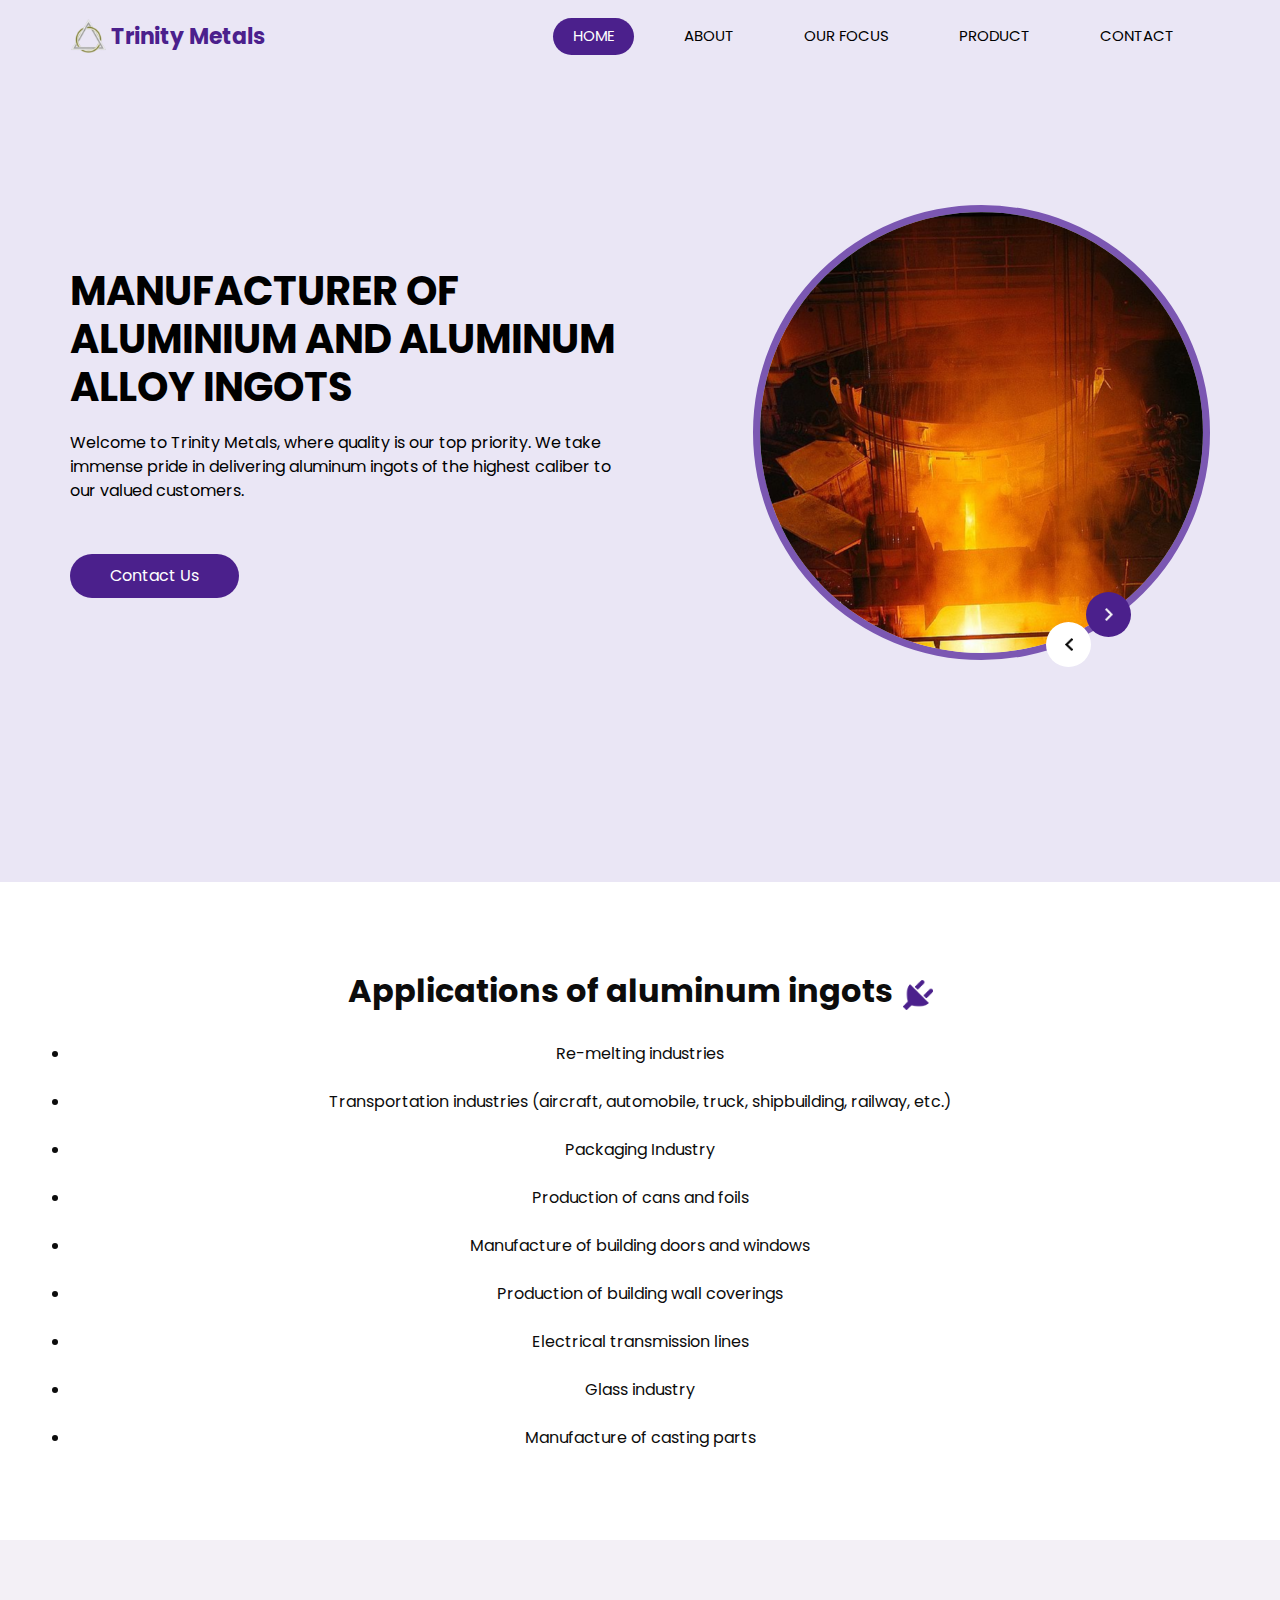
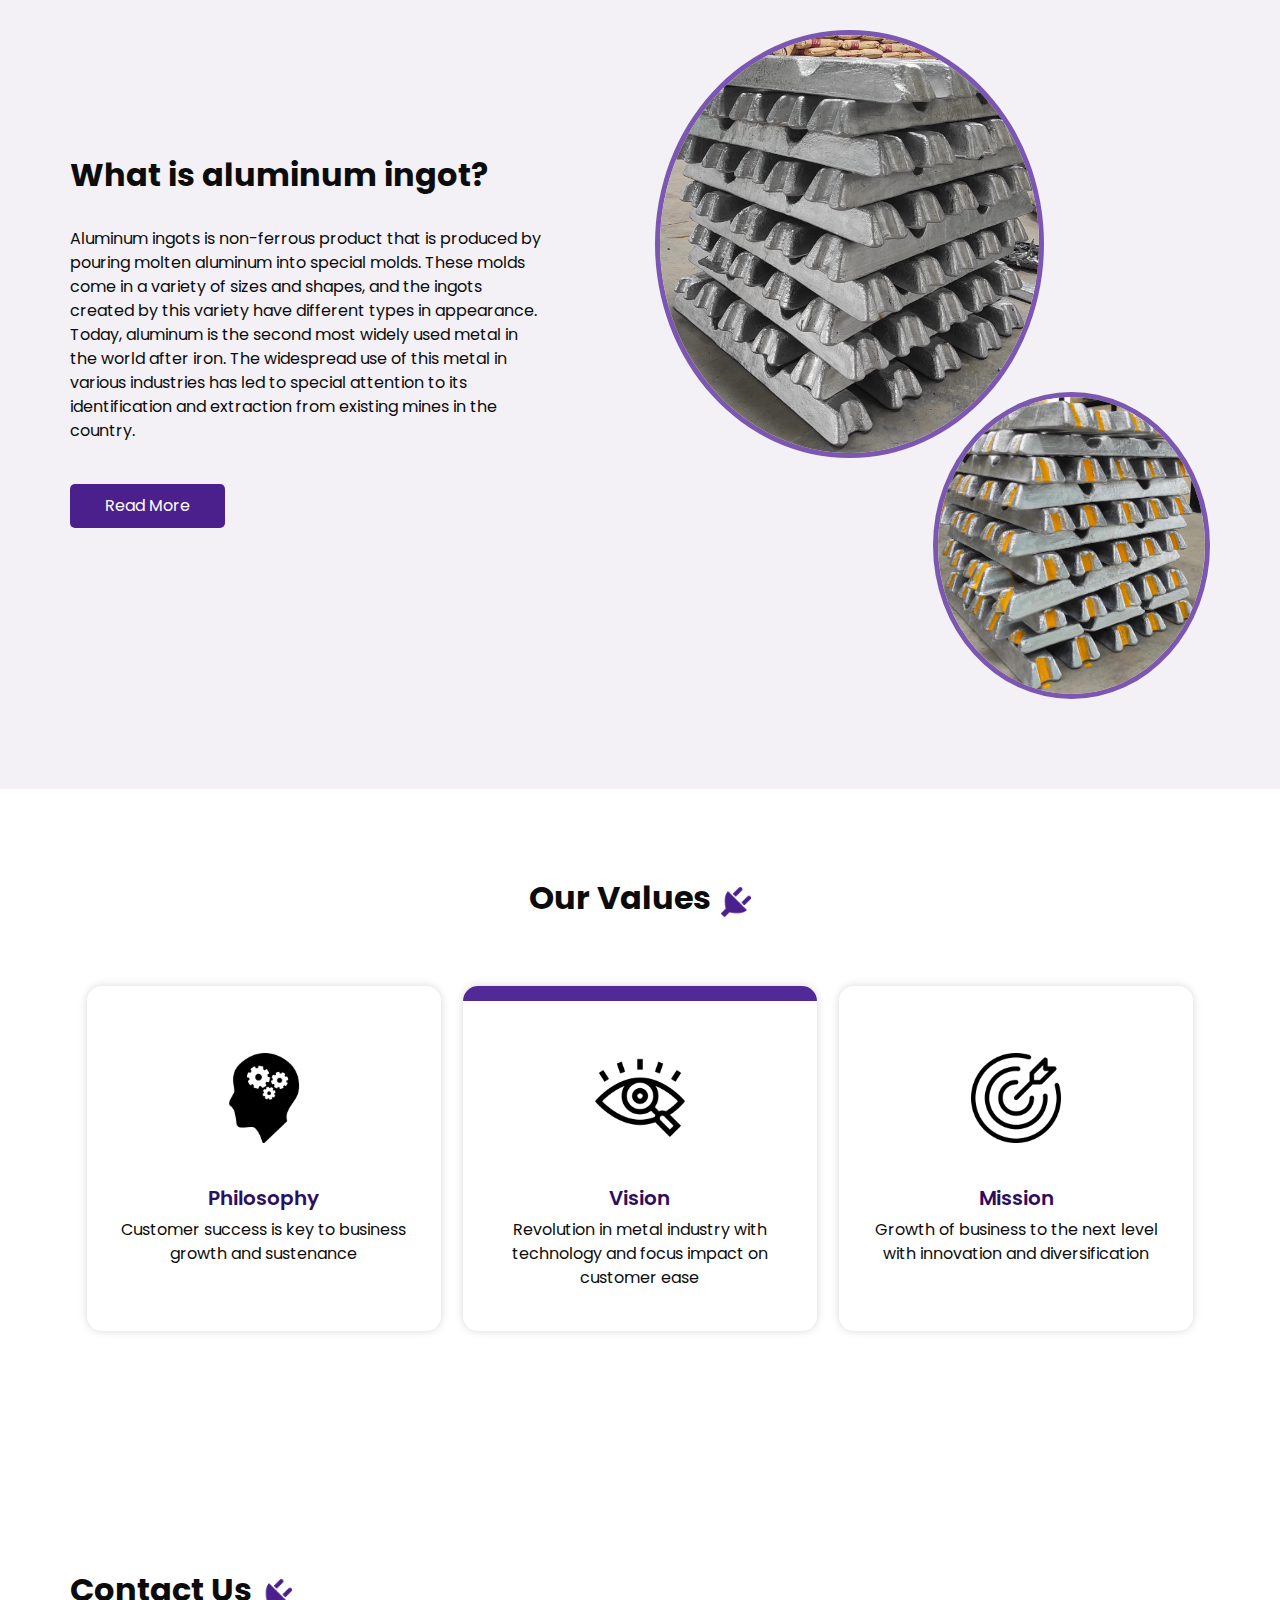
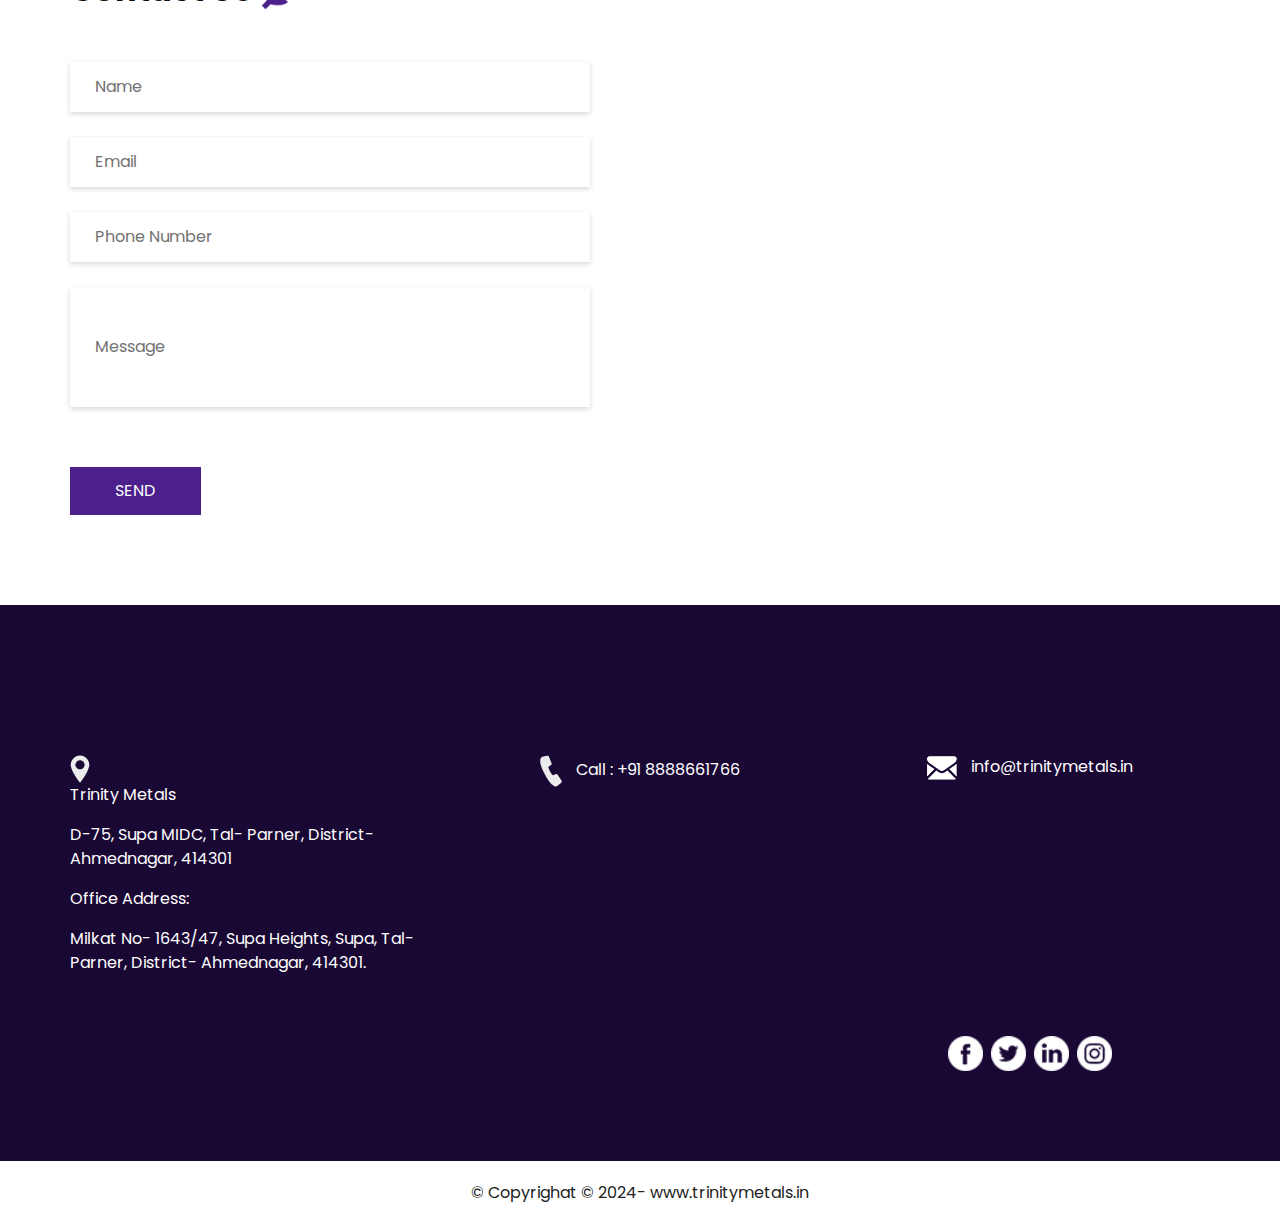
<file: index.html>
<!DOCTYPE html>
<html>

<head>
  <!-- Basic -->
  <meta charset="utf-8" />
  <meta http-equiv="X-UA-Compatible" content="IE=edge" />
  <!-- Mobile Metas -->
  <meta name="viewport" content="width=device-width, initial-scale=1, shrink-to-fit=no" />
  <!-- Site Metas -->
  <meta name="keywords" content="" />
  <meta name="description" content="" />
  <meta name="author" content="" />

  <title>Trinity Metals</title>
  <link rel="icon" type="image/png" href="images/logo.jpg.png">
  <!-- slider stylesheet -->
  <link rel="stylesheet" type="text/css" href="https://cdnjs.cloudflare.com/ajax/libs/OwlCarousel2/2.1.3/assets/owl.carousel.min.css" />

  <!-- bootstrap core css -->
  <link rel="stylesheet" type="text/css" href="css/bootstrap.css" />

  <!-- fonts style -->
  <link href="https://fonts.googleapis.com/css?family=Poppins:400,600,700&display=swap" rel="stylesheet">
  <!-- Custom styles for this template -->
  <link href="css/style.css" rel="stylesheet" />
  <!-- responsive style -->
  <link href="css/responsive.css" rel="stylesheet" />
</head>

<body>

  <div class="hero_area">
    <!-- header section strats -->
    <header class="header_section">
      <div class="container">
        <nav class="navbar navbar-expand-lg custom_nav-container ">
          <a class="navbar-brand" href="index.html">
            <img src="images/logo.jpg.png" alt="">
            <span>
              Trinity Metals
            </span>
          </a>
          <button class="navbar-toggler" type="button" data-toggle="collapse" data-target="#navbarSupportedContent" aria-controls="navbarSupportedContent" aria-expanded="false" aria-label="Toggle navigation">
            <span class="s-1"> </span>
            <span class="s-2"> </span>
            <span class="s-3"> </span>
          </button>

          <div class="collapse navbar-collapse" id="navbarSupportedContent">
            <div class="d-flex ml-auto flex-column flex-lg-row align-items-center">
              <ul class="navbar-nav  ">
                <li class="nav-item active">
                  <a class="nav-link" href="index.html">Home <span class="sr-only">(current)</span></a>
                </li>
                <li class="nav-item">
                  <a class="nav-link" href="about.html"> About</a>
                </li>
                <li class="nav-item">
                  <a class="nav-link" href="service.html"> Our Focus
                  </a>
                </li>
                <li class="nav-item">
                  <a class="nav-link" href="blog.html"> Product </a>
                </li>
                <li class="nav-item">
                  <a class="nav-link" href="contact.html">Contact </a>
                </li>
              </ul>
            </div>
          </div>
        </nav>
      </div>
    </header>
    <!-- end header section -->
    <!-- slider section -->
    <section class=" slider_section ">
      <div class="container">
        <div class="row">
          <div class="col-md-6 ">
            <div class="detail_box">
              <h1>
                manufacturer of aluminium 
                and 
                Aluminum alloy ingots
              </h1>
              <p>
                Welcome to Trinity Metals, where quality is our top priority. We take immense pride in delivering aluminum ingots of the highest caliber to our valued customers.
              </p>
              <a href="" class="">
                Contact Us
            </div>
          </div>
          <div class="col-lg-5 col-md-6 offset-lg-1">
            <div class="img_content">
              <div class="img_container">
                <div id="carouselExampleControls" class="carousel slide" data-ride="carousel">
                  <div class="carousel-inner">
                    <div class="carousel-item active">
                      <div class="img-box">
                        <img src="images/slider-img.jpeg" alt="">
                      </div>
                    </div>
                    <div class="carousel-item">
                      <div class="img-box">
                        <img src="images/slider-img.jpeg" alt="">
                      </div>
                    </div>
                    <div class="carousel-item">
                      <div class="img-box">
                        <img src="images/slider-img.jpeg" alt="">
                      </div>
                    </div>
                  </div>
                </div>
              </div>
              <a class="carousel-control-prev" href="#carouselExampleControls" role="button" data-slide="prev">
                <span class="sr-only">Previous</span>
              </a>
              <a class="carousel-control-next" href="#carouselExampleControls" role="button" data-slide="next">
                <span class="sr-only">Next</span>
              </a>
            </div>

          </div>
        </div>
      </div>
    </section>
    <!-- end slider section -->
  </div>


  <!-- service section -->
  <section class="service_section layout_padding">
    <div class="container">
      <div class="heading_container">
        <h2>
          Applications of aluminum ingots
        </h2>
        
        <img src="images/plug.png" alt="">
        
      </div>

      <div class="paras">
        
        <br>
        <li class="sectionSubTag text-small">Re-melting industries</li>
        <br>
        <li class="sectionSubTag text-small">Transportation industries (aircraft, automobile, truck, shipbuilding, railway, etc.)</li>
        <br>
        <li class="sectionSubTag text-small">Packaging Industry</li>
        <br>
        <li class="sectionSubTag text-small">Production of cans and foils</li>
        <br>
        <li class="sectionSubTag text-small">Manufacture of building doors and windows</li>
        <br>
        <li class="sectionSubTag text-small">Production of building wall coverings</li>
        <br>
        <li class="sectionSubTag text-small">Electrical transmission lines</li>
        <br>
        <li class="sectionSubTag text-small">Glass industry</li>
        <br>
        <li class="sectionSubTag text-small">Manufacture of casting parts</li>
    
    </div>
      
    </div>
  </section>
  <!-- end service section -->

  <!-- about section -->
  <section class="about_section layout_padding">
    <div class="container">
      <div class="row">
        <div class="col-md-6">
          <div class="detail-box">
            <div class="heading_container">
              <h2>
                What is aluminum ingot? 

              </h2>
              
            </div>
            <p>
              Aluminum ingots is non-ferrous product that is produced by pouring molten aluminum into special molds. These molds come in a variety of sizes and shapes, and the ingots created by this variety have different types in appearance. Today, aluminum is the second most widely used metal in the world after iron. The widespread use of this metal in various industries has led to special attention to its identification and extraction from existing mines in the country. 

            </p>
            <a href="">
              Read More
            </a>
          </div>
        </div>
        <div class="col-md-6">
          <div class="img_container">
            <div class="img-box b1">
              <img src="images/blog1.jpeg" alt="" />
            </div>
            <div class="img-box b2">
              <img src="images/blog2.jpeg" alt="" />
            </div>
          </div>

        </div>

      </div>
    </div>
  </section>

  <!-- end about section -->




  <!-- Our value section -->

  <section class="service_section layout_padding">
    <div class="container">
      <div class="heading_container">
        <h2>
          Our Values
        </h2>
        <img src="images/plug.png" alt="">
      </div>

      <div class="service_container">
        <div class="box">
          <div class="img-box">
            <img src="images/Mind-Silhoutte-PNG-Pic.png" class="img1" alt="">
          </div>
          <div class="detail-box">
            <h5>
              Philosophy
            </h5>
           <p>Customer success is key to business growth and sustenance
          </p>
          </div>
        </div>
        <div class="box active">
          <div class="img-box">
            <img src="images/vision values.png" class="img1" alt="">
          </div>
          <div class="detail-box">
            <h5>
              Vision

            </h5>
            <p>Revolution in metal industry with technology and focus impact on customer ease
            </p>
            
          </div>
        </div>
        <div class="box">
          <div class="img-box">
            <img src="images/missionvalues.png" class="img1" alt="">
          </div>
          <div class="detail-box">
            <h5>
              Mission

            </h5>
            <p>Growth of business to the next level with innovation and diversification
            </p>
           
          </div>
        
        
    </div>
  </section>
  <!-- end Our value section -->



  <!-- contact section -->

  <section class="contact_section layout_padding">
    <div class="container ">
      <div class="heading_container">
        <h2>
          Contact Us
        </h2>
        <img src="images/plug.png" alt="">
      </div>
    </div>
    <div class="container">
      <div class="row">
        <div class="col-md-6">
          <form action="">
            <div>
              <input type="text" placeholder="Name" />
            </div>
            <div>
              <input type="email" placeholder="Email" />
            </div>
            <div>
              <input type="text" placeholder="Phone Number" />
            </div>
            <div>
              <input type="text" class="message-box" placeholder="Message" />
            </div>
            <div class="d-flex ">
              <button>
                SEND
              </button>
            </div>
          </form>
        </div>
        <div class="col-md-6">
          <div class="map_container">
            <div class="map-responsive">
              <iframe src="https://www.google.com/maps/embed?pb=!1m18!1m12!1m3!1d3773.5048448786074!2d74.51698097497416!3d18.953298982226155!2m3!1f0!2f0!3f0!3m2!1i1024!2i768!4f13.1!3m3!1m2!1s0x3bdccb745361b27f%3A0xee2ec707bffba62a!2sSupa%20MIDC!5e0!3m2!1sen!2sin!4v1707242524507!5m2!1sen!2sin" width="600" height="300" frameborder="0" style="border:0; width: 100%; height:100%" allowfullscreen></iframe>
            </div>
          </div>
        </div>
      </div>
    </div>
  </section>

  <!-- end contact section -->


  <!-- info section -->

  <section class="info_section layout_padding">
    <div class="container">
      <div class="info_contact">
        <div class="row">
          <div class="col-md-4">
            <a href="">
              <img src="images/location-white.png" alt="">
              <span>
                <p>Trinity Metals</p>
                <p>D-75, Supa MIDC, Tal- Parner, District- Ahmednagar, 414301</p>
                <p>Office Address:</p>
                <p>Milkat No- 1643/47, Supa Heights, Supa, Tal- Parner,  District- Ahmednagar, 414301.</p>
              </span>
            </a>
          </div>
          <div class="col-md-4">
            <a href="">
              <img src="images/telephone-white.png" alt="">
              <span>
                Call : +91 8888661766
              </span>
            </a>
          </div>
          <div class="col-md-4">
            <a href="">
              <img src="images/envelope-white.png" alt="">
              <span>
                info@trinitymetals.in
              </span>
            </a>
          </div>
        </div>
      </div>
      <div class="row">
        <div class="col-md-8 col-lg-9">
          
        </div>
        <div class="col-md-4 col-lg-3">
          <div class="info_social">
            <div>
              <a href="">
                <img src="images/fb.png" alt="">
              </a>
            </div>
            <div>
              <a href="">
                <img src="images/twitter.png" alt="">
              </a>
            </div>
            <div>
              <a href="">
                <img src="images/linkedin.png" alt="">
              </a>
            </div>
            <div>
              <a href="">
                <img src="images/instagram.png" alt="">
              </a>
            </div>
          </div>
        </div>
      </div>

    </div>
  </section>

  <!-- end info section -->

  <!-- footer section -->
  <footer class="container-fluid footer_section">
    <div class="container">
      <div class="row">
        <div class="col-lg-7 col-md-9 mx-auto">
          <p>
            &copy; Copyrighat © 2024- www.trinitymetals.in

            
          </p>
        </div>
      </div>
    </div>
  </footer>
  <!-- footer section -->


  <script src="js/jquery-3.4.1.min.js"></script>
  <script src="js/bootstrap.js"></script>

</body>

</html>
</file>
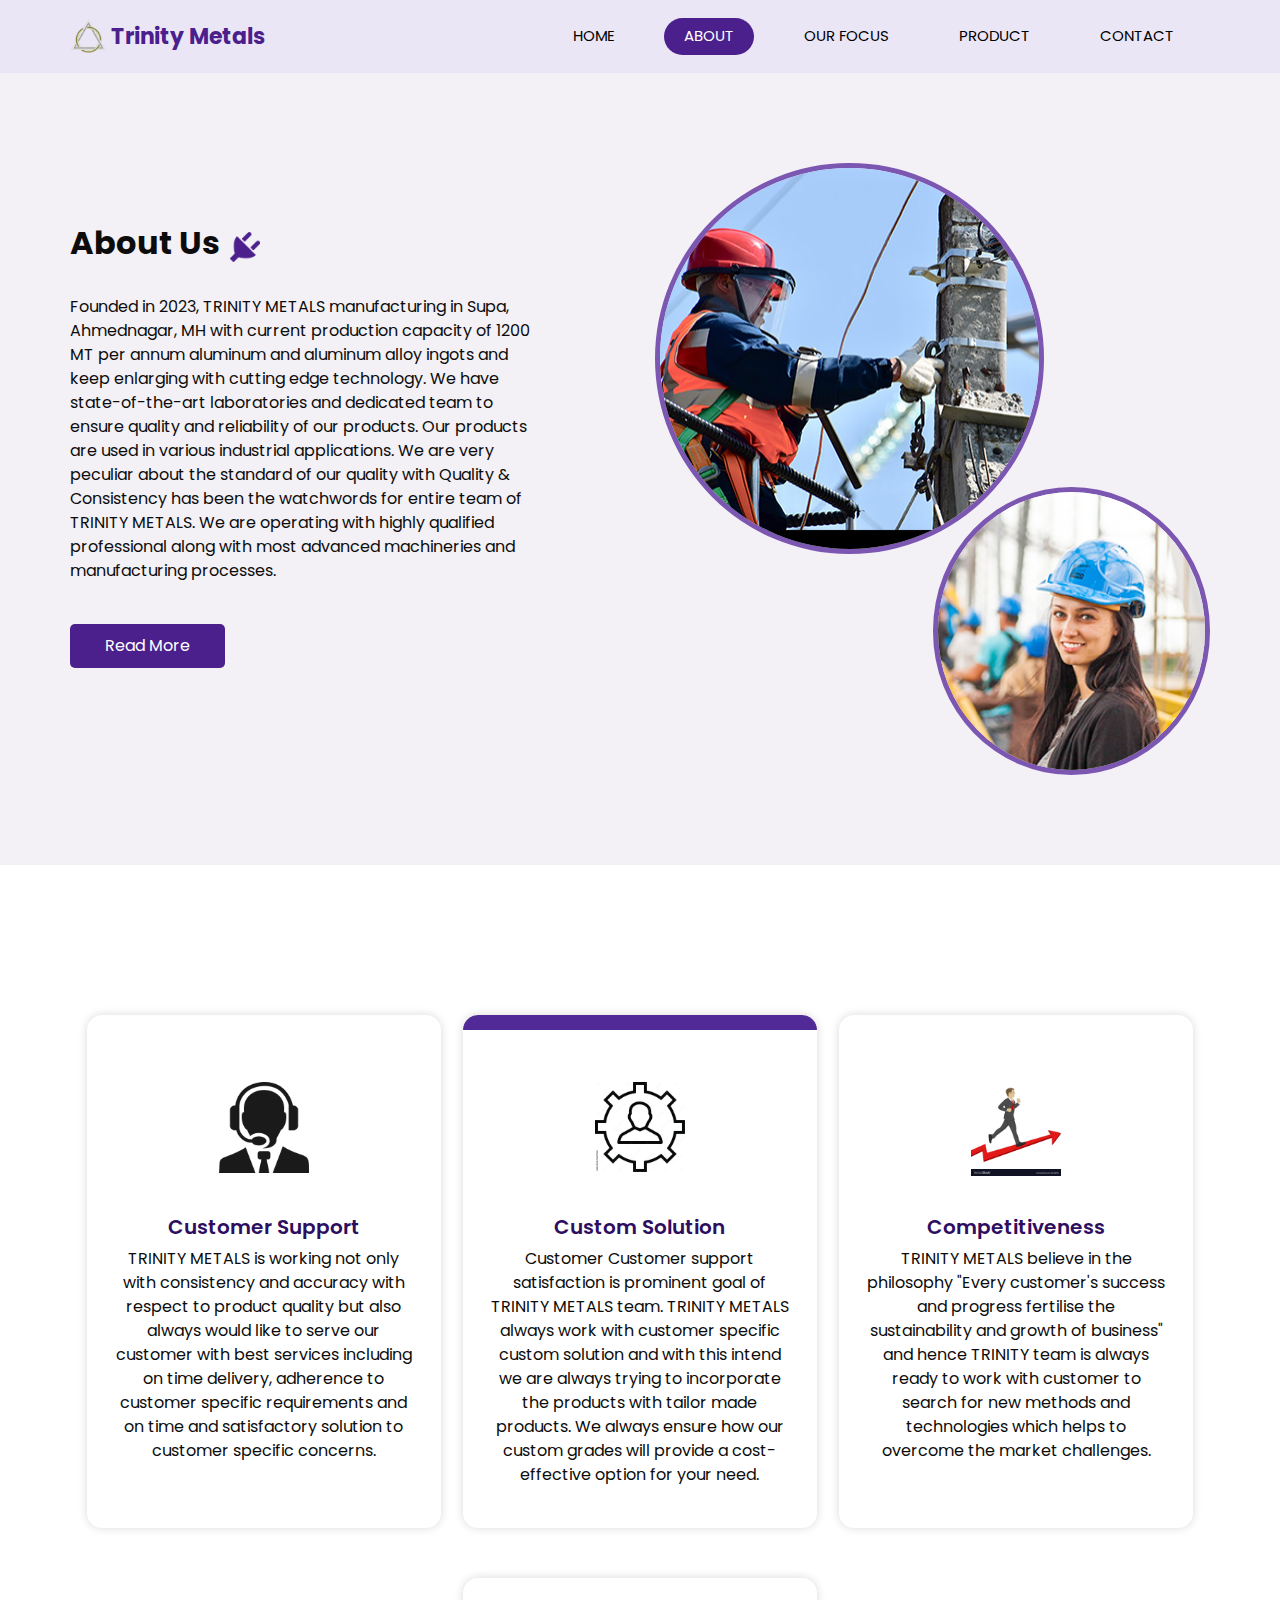
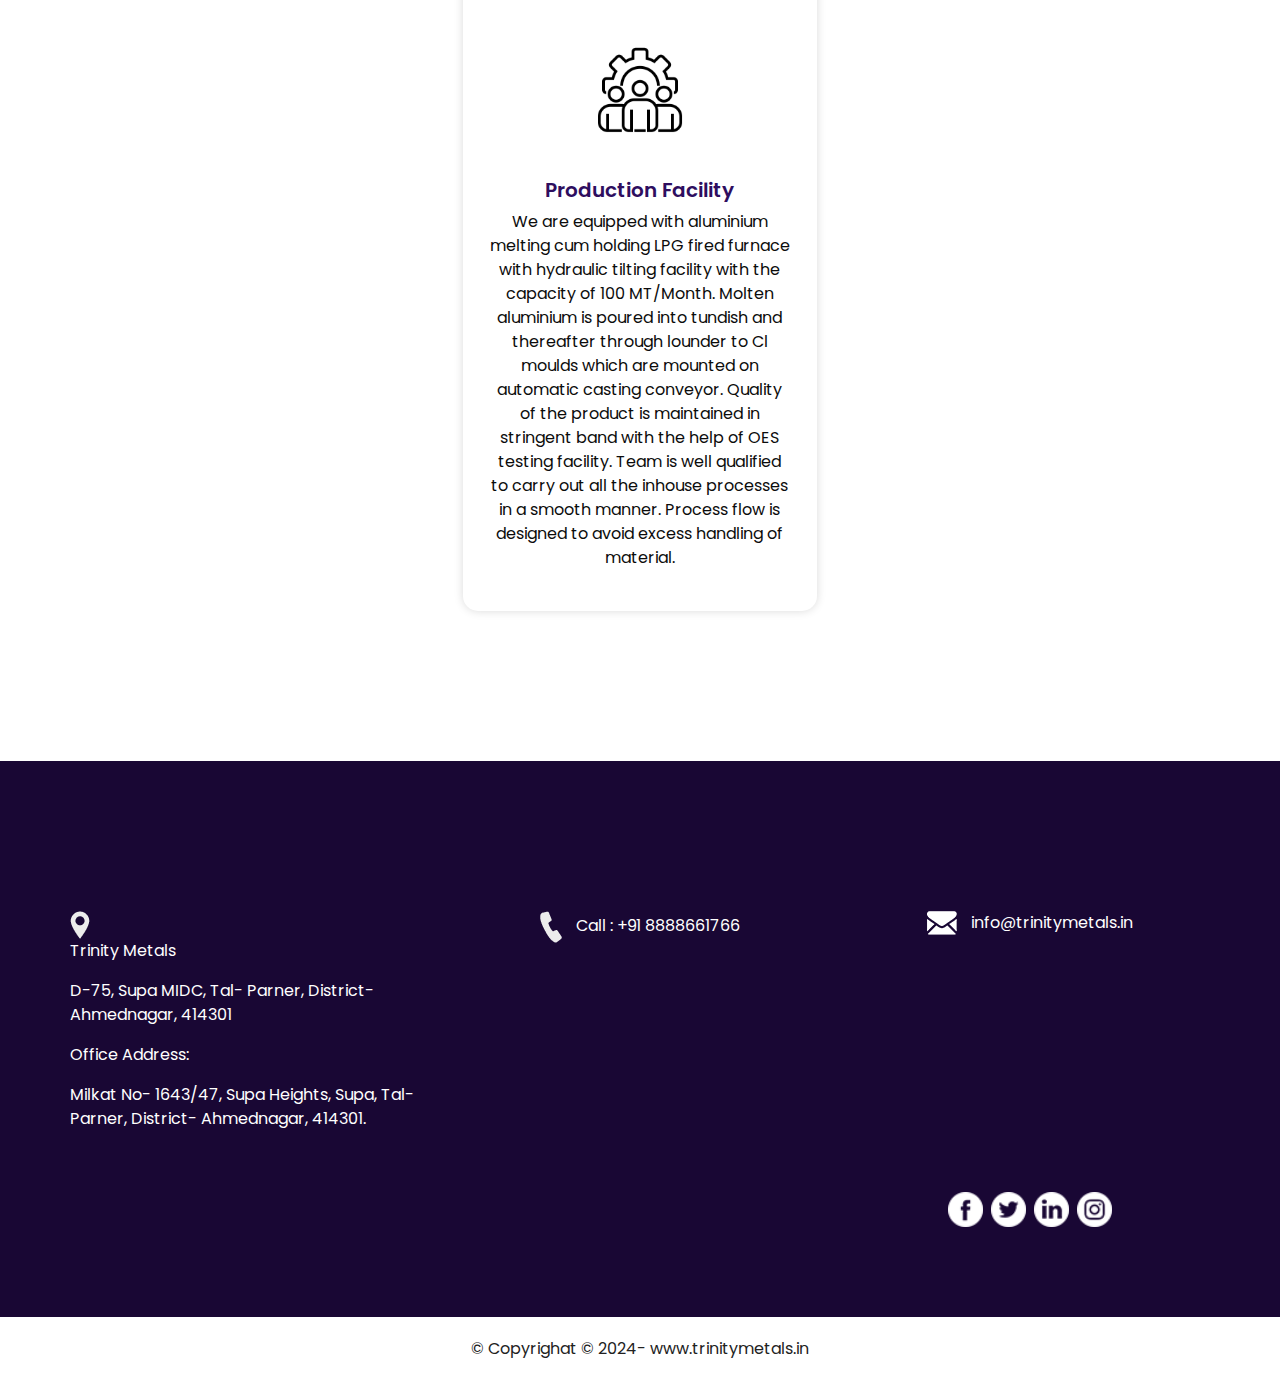
<file: about.html>
<!DOCTYPE html>
<html>

<head>
  <!-- Basic -->
  <meta charset="utf-8" />
  <meta http-equiv="X-UA-Compatible" content="IE=edge" />
  <!-- Mobile Metas -->
  <meta name="viewport" content="width=device-width, initial-scale=1, shrink-to-fit=no" />
  <!-- Site Metas -->
  <meta name="keywords" content="" />
  <meta name="description" content="" />
  <meta name="author" content="" />

  <title>Trinity metals</title>

  <!-- slider stylesheet -->
  <link rel="stylesheet" type="text/css" href="https://cdnjs.cloudflare.com/ajax/libs/OwlCarousel2/2.1.3/assets/owl.carousel.min.css" />

  <!-- bootstrap core css -->
  <link rel="stylesheet" type="text/css" href="css/bootstrap.css" />

  <!-- fonts style -->
  <link href="https://fonts.googleapis.com/css?family=Poppins:400,600,700&display=swap" rel="stylesheet">
  <!-- Custom styles for this template -->
  <link href="css/style.css" rel="stylesheet" />
  <!-- responsive style -->
  <link href="css/responsive.css" rel="stylesheet" />
</head>

<body class="sub_page">

  <div class="hero_area">
    <!-- header section strats -->
    <header class="header_section">
      <div class="container">
        <nav class="navbar navbar-expand-lg custom_nav-container ">
          <a class="navbar-brand" href="index.html">
            <img src="images/logo.jpg.png" alt="">
            <span>
              Trinity Metals
            </span>
          </a>
          <button class="navbar-toggler" type="button" data-toggle="collapse" data-target="#navbarSupportedContent" aria-controls="navbarSupportedContent" aria-expanded="false" aria-label="Toggle navigation">
            <span class="s-1"> </span>
            <span class="s-2"> </span>
            <span class="s-3"> </span>
          </button>

          <div class="collapse navbar-collapse" id="navbarSupportedContent">
            <div class="d-flex ml-auto flex-column flex-lg-row align-items-center">
              <ul class="navbar-nav  ">
                <li class="nav-item ">
                  <a class="nav-link" href="index.html">Home <span class="sr-only">(current)</span></a>
                </li>
                <li class="nav-item active">
                  <a class="nav-link" href="about.html"> About</a>
                </li>
                <li class="nav-item">
                  <a class="nav-link" href="service.html"> Our Focus
                  </a>
                </li>
                <li class="nav-item">
                  <a class="nav-link" href="blog.html"> Product </a>
                </li>
                <li class="nav-item">
                  <a class="nav-link" href="contact.html">Contact </a>
                </li>
              </ul>
            </div>
          </div>
        </nav>
      </div>
    </header>
    <!-- end header section -->
  </div>



  <!-- about section -->
  <section class="about_section layout_padding">
    <div class="container">
      <div class="row">
        <div class="col-md-6">
          <div class="detail-box">
            <div class="heading_container">
              <h2>
                About Us
              </h2>
              <img src="images/plug.png" alt="">
            </div>
            <p>
              Founded in 2023, TRINITY METALS manufacturing in Supa, Ahmednagar, MH with current production capacity of 1200 MT per annum aluminum and aluminum alloy ingots and keep enlarging with cutting edge technology. We have state-of-the-art laboratories and dedicated team to ensure quality and reliability of our products. Our products are used in various industrial applications. We are very peculiar about the standard of our quality with Quality & Consistency has been the watchwords for entire team of TRINITY METALS. We are operating with highly qualified professional along with most advanced machineries and manufacturing processes.
            </p>
            <a href="">
              Read More
            </a>
          </div>
        </div>
        <div class="col-md-6">
          <div class="img_container">
            <div class="img-box b1">
              <img src="images/about-img1.jpg" alt="" />
            </div>
            <div class="img-box b2">
              <img src="images/about-img2.jpg" alt="" />
            </div>
          </div>

        </div>

      </div>
    </div>
  </section>

  <!-- end about section -->
  <section class="service_section layout_padding">
    <div class="container">
      

      <div class="service_container">
        <div class="box">
          <div class="img-box">
            <img src="images/customer-service-icon.png" class="img1" alt="">
          </div>
          <div class="detail-box">
            <h5>
              Customer Support

            </h5>
            <p>TRINITY METALS is working not only with consistency and accuracy with respect to product quality but also always would like to serve our customer with best services including on time delivery, adherence to customer specific requirements and on time and satisfactory solution to customer specific concerns.
            </p>
           
          </div>
        </div>
        <div class="box active">
          <div class="img-box">
            <img src="images/AdobeStock_606779022_Preview.png" class="img1" alt="">
          </div>
          <div class="detail-box">
            <h5>
              Custom Solution

            </h5>
            <p>Customer Customer support satisfaction is prominent goal of TRINITY METALS team. TRINITY METALS always work with customer specific custom solution and with this intend we are always trying to incorporate the products with tailor made products. We always ensure how our custom grades will provide a cost- effective option for your need.
            </p>
            
          </div>
        </div>
        <div class="box">
          <div class="img-box">
            <img src="images/vision.jpg" class="img1" alt="">
          </div>
          <div class="detail-box">
            <h5>
              Competitiveness

            </h5>
           <p>TRINITY METALS believe in the philosophy "Every customer's success and progress fertilise the sustainability and growth of business" and hence TRINITY team is always ready to work with customer to search for new methods and technologies which helps to overcome the market challenges.
          </p>
          </div>
        </div>
        
        <div class="box">
          <div class="img-box">
            <img src="images/management.png" class="img1" alt="">
          </div>
          <div class="detail-box">
            <h5>
              Production Facility

            </h5>
            <p>We are equipped with aluminium melting cum holding LPG fired furnace with hydraulic tilting facility with the capacity of 100 MT/Month. Molten aluminium is poured into tundish and thereafter through lounder to Cl moulds which are mounted on automatic casting conveyor. Quality of the product is maintained in stringent band with the help of OES testing facility. Team is well qualified to carry out all the inhouse processes in a smooth manner. Process flow is designed to avoid excess handling of material.
            </p>
           
          </div>
        </div>
      </div>
      
    </div>
  </section>
  <!-- info section -->

  <section class="info_section layout_padding">
    <div class="container">
      <div class="info_contact">
        <div class="row">
          <div class="col-md-4">
            <a href="">
              <img src="images/location-white.png" alt="">
              <span>
                <p>Trinity Metals</p>
                <p>D-75, Supa MIDC, Tal- Parner, District- Ahmednagar, 414301</p>
                <p>Office Address:</p>
                <p>Milkat No- 1643/47, Supa Heights, Supa, Tal- Parner,  District- Ahmednagar, 414301.</p>
              </span>
            </a>
          </div>
          <div class="col-md-4">
            <a href="">
              <img src="images/telephone-white.png" alt="">
              <span>
                Call : +91 8888661766
              </span>
            </a>
          </div>
          <div class="col-md-4">
            <a href="">
              <img src="images/envelope-white.png" alt="">
              <span>
                info@trinitymetals.in
              </span>
            </a>
          </div>
        </div>
      </div>
      <div class="row">
        <div class="col-md-8 col-lg-9">
          
        </div>
        <div class="col-md-4 col-lg-3">
          <div class="info_social">
            <div>
              <a href="">
                <img src="images/fb.png" alt="">
              </a>
            </div>
            <div>
              <a href="">
                <img src="images/twitter.png" alt="">
              </a>
            </div>
            <div>
              <a href="">
                <img src="images/linkedin.png" alt="">
              </a>
            </div>
            <div>
              <a href="">
                <img src="images/instagram.png" alt="">
              </a>
            </div>
          </div>
        </div>
      </div>

    </div>
  </section>

  <!-- end info section -->

  <!-- footer section -->
  <footer class="container-fluid footer_section">
    <div class="container">
      <div class="row">
        <div class="col-lg-7 col-md-9 mx-auto">
          <p>
            &copy;  Copyrighat © 2024- www.trinitymetals.in
            
          </p>
        </div>
      </div>
    </div>
  </footer>
  <!-- footer section -->


  <script src="js/jquery-3.4.1.min.js"></script>
  <script src="js/bootstrap.js"></script>

</body>

</html>
</file>
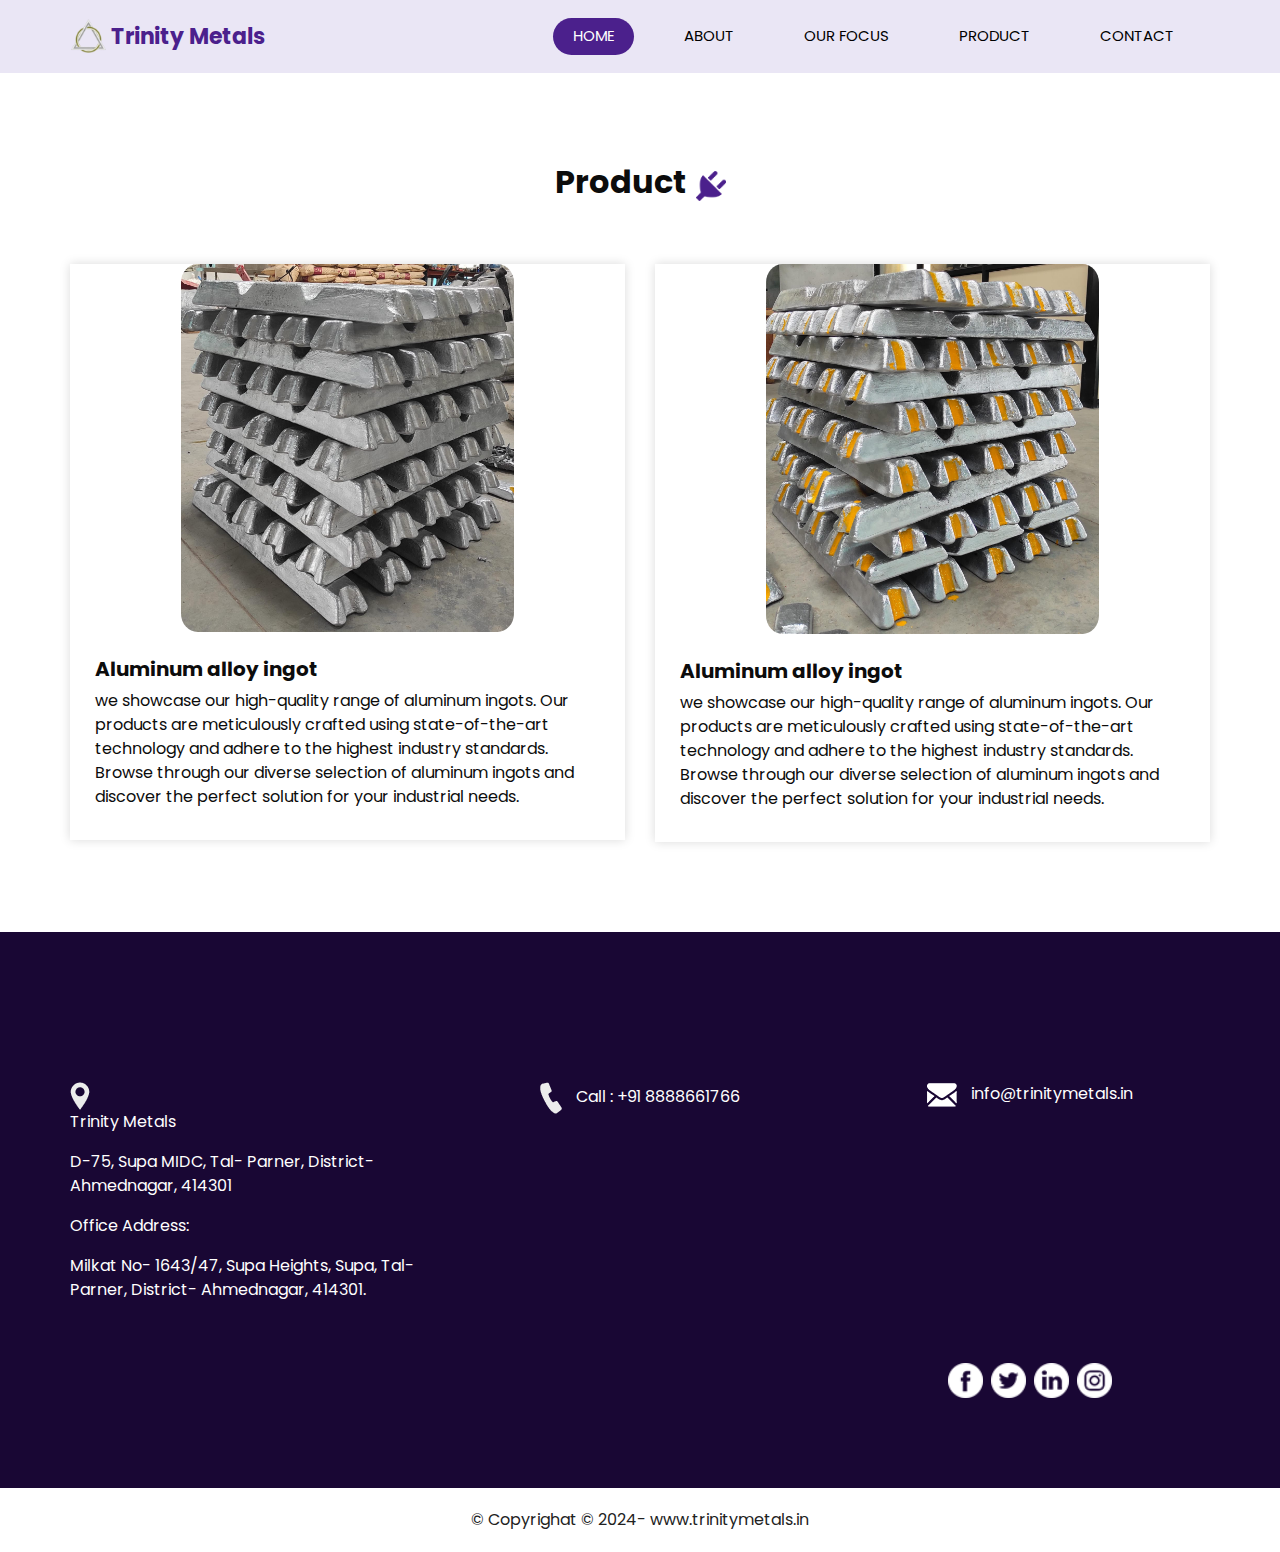
<file: blog.html>
<!DOCTYPE html>
<html>

<head>
  <!-- Basic -->
  <meta charset="utf-8" />
  <meta http-equiv="X-UA-Compatible" content="IE=edge" />
  <!-- Mobile Metas -->
  <meta name="viewport" content="width=device-width, initial-scale=1, shrink-to-fit=no" />
  <!-- Site Metas -->
  <meta name="keywords" content="" />
  <meta name="description" content="" />
  <meta name="author" content="" />

  <title>Trinity Metals</title>

  <!-- slider stylesheet -->
  <link rel="stylesheet" type="text/css" href="https://cdnjs.cloudflare.com/ajax/libs/OwlCarousel2/2.1.3/assets/owl.carousel.min.css" />

  <!-- bootstrap core css -->
  <link rel="stylesheet" type="text/css" href="css/bootstrap.css" />

  <!-- fonts style -->
  <link href="https://fonts.googleapis.com/css?family=Poppins:400,600,700&display=swap" rel="stylesheet">
  <!-- Custom styles for this template -->
  <link href="css/style.css" rel="stylesheet" />
  <!-- responsive style -->
  <link href="css/responsive.css" rel="stylesheet" />
</head>

<body class="sub_page">

  <div class="hero_area">
    <!-- header section strats -->
    <header class="header_section">
      <div class="container">
        <nav class="navbar navbar-expand-lg custom_nav-container ">
          <a class="navbar-brand" href="index.html">
            <img src="images/logo.jpg.png" alt="">
            <span>
              Trinity Metals
            </span>
          </a>
          <button class="navbar-toggler" type="button" data-toggle="collapse" data-target="#navbarSupportedContent" aria-controls="navbarSupportedContent" aria-expanded="false" aria-label="Toggle navigation">
            <span class="s-1"> </span>
            <span class="s-2"> </span>
            <span class="s-3"> </span>
          </button>

          <div class="collapse navbar-collapse" id="navbarSupportedContent">
            <div class="d-flex ml-auto flex-column flex-lg-row align-items-center">
              <ul class="navbar-nav  ">
                <li class="nav-item active">
                  <a class="nav-link" href="index.html">Home <span class="sr-only">(current)</span></a>
                </li>
                <li class="nav-item">
                  <a class="nav-link" href="about.html"> About</a>
                </li>
                <li class="nav-item">
                  <a class="nav-link" href="service.html"> Our Focus </a>
                </li>
                <li class="nav-item">
                  <a class="nav-link" href="blog.html"> Product </a>
                </li>
                <li class="nav-item">
                  <a class="nav-link" href="contact.html">Contact </a>
                </li>
              </ul>
            </div>
          </div>
        </nav>
      </div>
    </header>
    <!-- end header section -->
  </div>




  <!-- blog section -->

  <section class="blog_section layout_padding">
    <div class="container">
      <div class="heading_container">
        <h2>
          Product
        </h2>
        <img src="images/plug.png" alt="">
      </div>
      <div class="row">
        <div class="col-md-6">
          <div class="box">
            <div class="img-box">
              <img src="images/blog1.jpeg" alt="">
            </div>
            <div class="detail-box">
              <h5>
                Aluminum alloy ingot 

              </h5>
              <p>
                we showcase our high-quality range of aluminum ingots. Our products are meticulously crafted using state-of-the-art technology and adhere to the highest industry standards. Browse through our diverse selection of aluminum ingots and discover the perfect solution for your industrial needs. 

              </p>
            </div>
          </div>
        </div>
        <div class="col-md-6">
          <div class="box">
            <div class="img-box">
              <img src="images/blog2.jpeg" alt="">
            </div>
            <div class="detail-box">
              <h5>
                Aluminum alloy ingot 

              </h5>
              <p>
                we showcase our high-quality range of aluminum ingots. Our products are meticulously crafted using state-of-the-art technology and adhere to the highest industry standards. Browse through our diverse selection of aluminum ingots and discover the perfect solution for your industrial needs. 

              </p>
            </div>
          </div>
        </div>
      </div>
    </div>
  </section>
  <!-- end blog section -->






  <!-- info section -->

  <section class="info_section layout_padding">
    <div class="container">
      <div class="info_contact">
        <div class="row">
          <div class="col-md-4">
            <a href="">
              <img src="images/location-white.png" alt="">
              <span>
                <p>Trinity Metals</p>
                <p>D-75, Supa MIDC, Tal- Parner, District- Ahmednagar, 414301</p>
                <p>Office Address:</p>
                <p>Milkat No- 1643/47, Supa Heights, Supa, Tal- Parner,  District- Ahmednagar, 414301.</p>
              </span>
            </a>
          </div>
          <div class="col-md-4">
            <a href="">
              <img src="images/telephone-white.png" alt="">
              <span>
                Call : +91 8888661766
              </span>
            </a>
          </div>
          <div class="col-md-4">
            <a href="">
              <img src="images/envelope-white.png" alt="">
              <span>
                info@trinitymetals.in
              </span>
            </a>
          </div>
        </div>
      </div>
      <div class="row">
        <div class="col-md-8 col-lg-9">
          
        </div>
        <div class="col-md-4 col-lg-3">
          <div class="info_social">
            <div>
              <a href="">
                <img src="images/fb.png" alt="">
              </a>
            </div>
            <div>
              <a href="">
                <img src="images/twitter.png" alt="">
              </a>
            </div>
            <div>
              <a href="">
                <img src="images/linkedin.png" alt="">
              </a>
            </div>
            <div>
              <a href="">
                <img src="images/instagram.png" alt="">
              </a>
            </div>
          </div>
        </div>
      </div>

    </div>
  </section>

  <!-- end info section -->


  <!-- footer section -->
  <footer class="container-fluid footer_section">
    <div class="container">
      <div class="row">
        <div class="col-lg-7 col-md-9 mx-auto">
          <p>
            &copy; Copyrighat © 2024- www.trinitymetals.in
            
          </p>
        </div>
      </div>
    </div>
  </footer>
  <!-- footer section -->


  <script src="js/jquery-3.4.1.min.js"></script>
  <script src="js/bootstrap.js"></script>

</body>

</html>
</file>
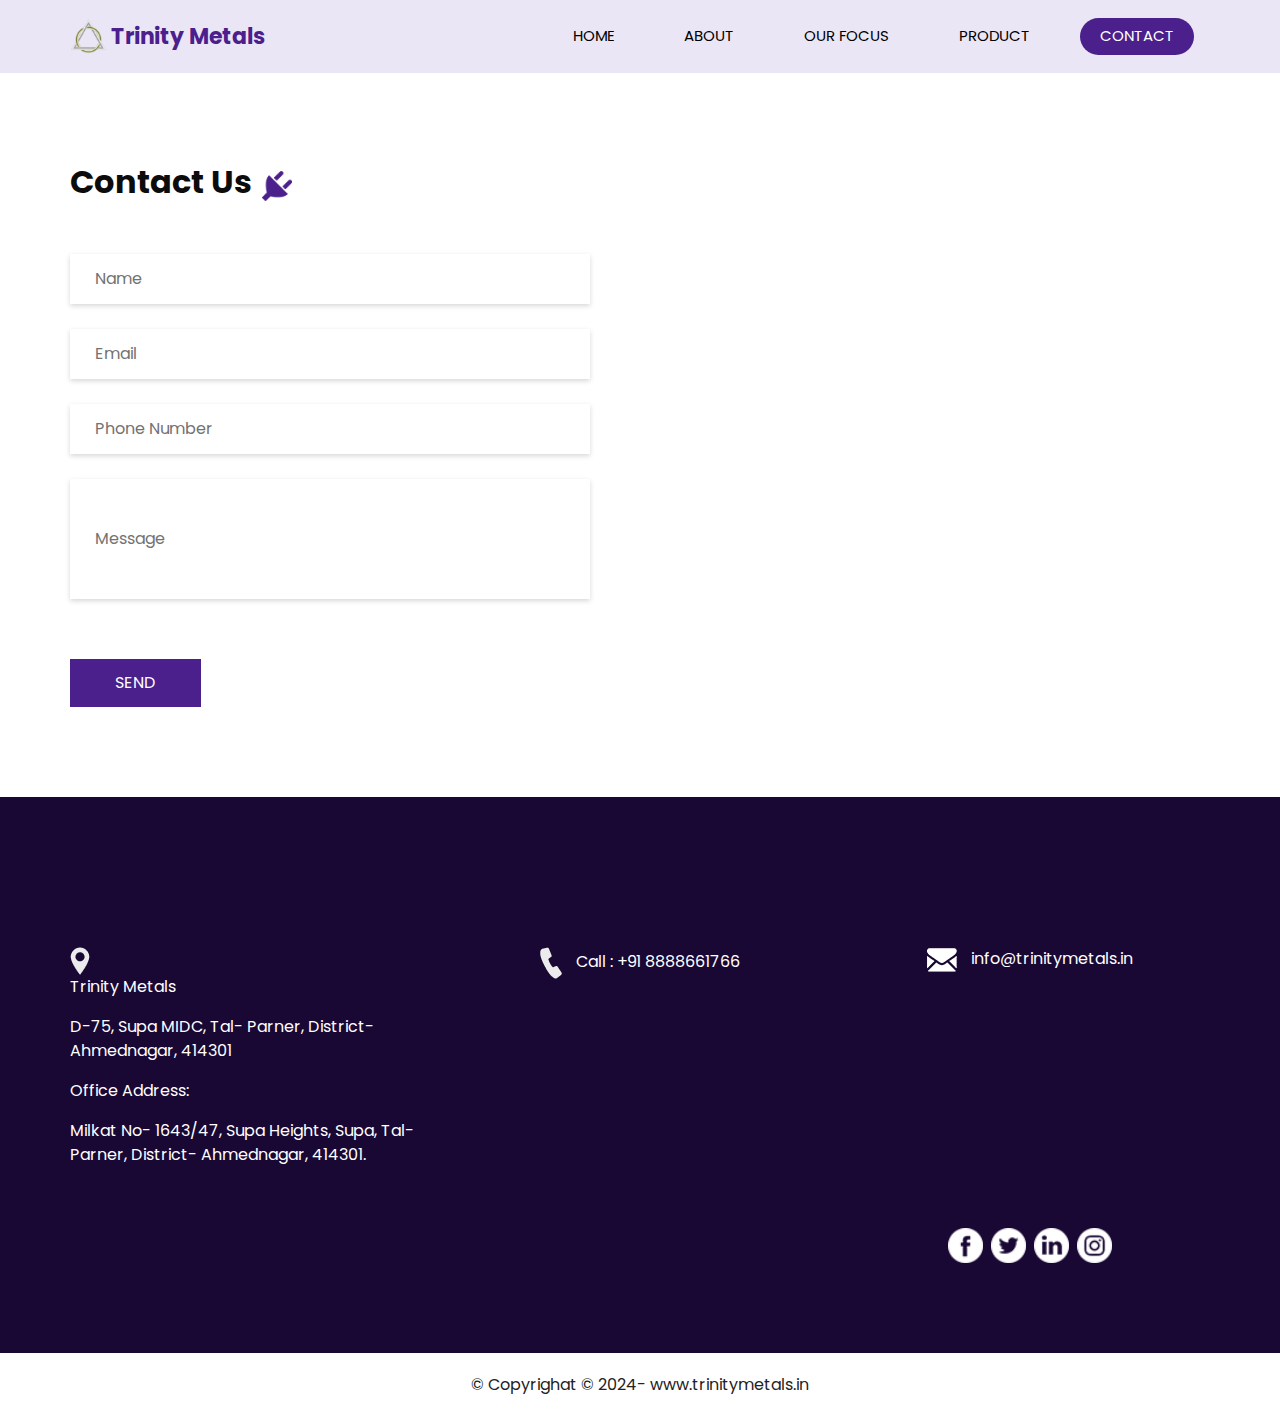
<file: contact.html>
<!DOCTYPE html>
<html>

<head>
  <!-- Basic -->
  <meta charset="utf-8" />
  <meta http-equiv="X-UA-Compatible" content="IE=edge" />
  <!-- Mobile Metas -->
  <meta name="viewport" content="width=device-width, initial-scale=1, shrink-to-fit=no" />
  <!-- Site Metas -->
  <meta name="keywords" content="" />
  <meta name="description" content="" />
  <meta name="author" content="" />

  <title>Trinity Metals</title>

  <!-- slider stylesheet -->
  <link rel="stylesheet" type="text/css" href="https://cdnjs.cloudflare.com/ajax/libs/OwlCarousel2/2.1.3/assets/owl.carousel.min.css" />

  <!-- bootstrap core css -->
  <link rel="stylesheet" type="text/css" href="css/bootstrap.css" />

  <!-- fonts style -->
  <link href="https://fonts.googleapis.com/css?family=Poppins:400,600,700&display=swap" rel="stylesheet">
  <!-- Custom styles for this template -->
  <link href="css/style.css" rel="stylesheet" />
  <!-- responsive style -->
  <link href="css/responsive.css" rel="stylesheet" />
</head>

<body class="sub_page">

  <div class="hero_area">
    <!-- header section strats -->
    <header class="header_section">
      <div class="container">
        <nav class="navbar navbar-expand-lg custom_nav-container ">
          <a class="navbar-brand" href="index.html">
            <img src="images/logo.jpg.png" alt="">
            <span>
              Trinity Metals
            </span>
          </a>
          <button class="navbar-toggler" type="button" data-toggle="collapse" data-target="#navbarSupportedContent" aria-controls="navbarSupportedContent" aria-expanded="false" aria-label="Toggle navigation">
            <span class="s-1"> </span>
            <span class="s-2"> </span>
            <span class="s-3"> </span>
          </button>

          <div class="collapse navbar-collapse" id="navbarSupportedContent">
            <div class="d-flex ml-auto flex-column flex-lg-row align-items-center">
              <ul class="navbar-nav  ">
                <li class="nav-item ">
                  <a class="nav-link" href="index.html">Home <span class="sr-only">(current)</span></a>
                </li>
                <li class="nav-item">
                  <a class="nav-link" href="about.html"> About</a>
                </li>
                <li class="nav-item">
                  <a class="nav-link" href="service.html"> Our Focus
                  </a>
                </li>
                <li class="nav-item">
                  <a class="nav-link" href="blog.html"> Product </a>
                </li>
                <li class="nav-item active">
                  <a class="nav-link" href="contact.html">Contact </a>
                </li>
              </ul>
            </div>
          </div>
        </nav>
      </div>
    </header>
    <!-- end header section -->
  </div>


  <!-- contact section -->

  <section class="contact_section layout_padding">
    <div class="container ">
      <div class="heading_container">
        <h2>
          Contact Us
        </h2>
        <img src="images/plug.png" alt="">
      </div>
    </div>
    <div class="container">
      <div class="row">
        <div class="col-md-6">
          <form action="">
            <div>
              <input type="text" placeholder="Name" />
            </div>
            <div>
              <input type="email" placeholder="Email" />
            </div>
            <div>
              <input type="text" placeholder="Phone Number" />
            </div>
            <div>
              <input type="text" class="message-box" placeholder="Message" />
            </div>
            <div class="d-flex ">
              <button>
                SEND
              </button>
            </div>
          </form>
        </div>
        <div class="col-md-6">
          <div class="map_container">
            <div class="map-responsive">
              <iframe src="https://www.google.com/maps/embed?pb=!1m18!1m12!1m3!1d3773.5048448786074!2d74.51698097497416!3d18.953298982226155!2m3!1f0!2f0!3f0!3m2!1i1024!2i768!4f13.1!3m3!1m2!1s0x3bdccb745361b27f%3A0xee2ec707bffba62a!2sSupa%20MIDC!5e0!3m2!1sen!2sin!4v1707242524507!5m2!1sen!2sin" width="600" height="300" frameborder="0" style="border:0; width: 100%; height:100%" allowfullscreen></iframe>
            </div>
          </div>
        </div> 
      </div>
    </div>
  </section>

  <!-- end contact section -->


  <!-- info section -->

  <section class="info_section layout_padding">
    <div class="container">
      <div class="info_contact">
        <div class="row">
          <div class="col-md-4">
            <a href="">
              <img src="images/location-white.png" alt="">
              <span>
                <p>Trinity Metals</p>
                <p>D-75, Supa MIDC, Tal- Parner, District- Ahmednagar, 414301</p>
                <p>Office Address:</p>
                <p>Milkat No- 1643/47, Supa Heights, Supa, Tal- Parner,  District- Ahmednagar, 414301.</p>
              </span>
            </a>
          </div>
          <div class="col-md-4">
            <a href="">
              <img src="images/telephone-white.png" alt="">
              <span>
                Call : +91 8888661766
              </span>
            </a>
          </div>
          <div class="col-md-4">
            <a href="">
              <img src="images/envelope-white.png" alt="">
              <span>
                info@trinitymetals.in
              </span>
            </a>
          </div>
        </div>
      </div>
      <div class="row">
        <div class="col-md-8 col-lg-9">
          
        </div>
        <div class="col-md-4 col-lg-3">
          <div class="info_social">
            <div>
              <a href="">
                <img src="images/fb.png" alt="">
              </a>
            </div>
            <div>
              <a href="">
                <img src="images/twitter.png" alt="">
              </a>
            </div>
            <div>
              <a href="">
                <img src="images/linkedin.png" alt="">
              </a>
            </div>
            <div>
              <a href="">
                <img src="images/instagram.png" alt="">
              </a>
            </div>
          </div>
        </div>
      </div>

    </div>
  </section>

  <!-- end info section -->

  <!-- footer section -->
  <footer class="container-fluid footer_section">
    <div class="container">
      <div class="row">
        <div class="col-lg-7 col-md-9 mx-auto">
          <p>
            &copy; Copyrighat © 2024- www.trinitymetals.in
            
          </p>
        </div>
      </div>
    </div>
  </footer>
  <!-- footer section -->


  <script src="js/jquery-3.4.1.min.js"></script>
  <script src="js/bootstrap.js"></script>

</body>

</html>
</file>
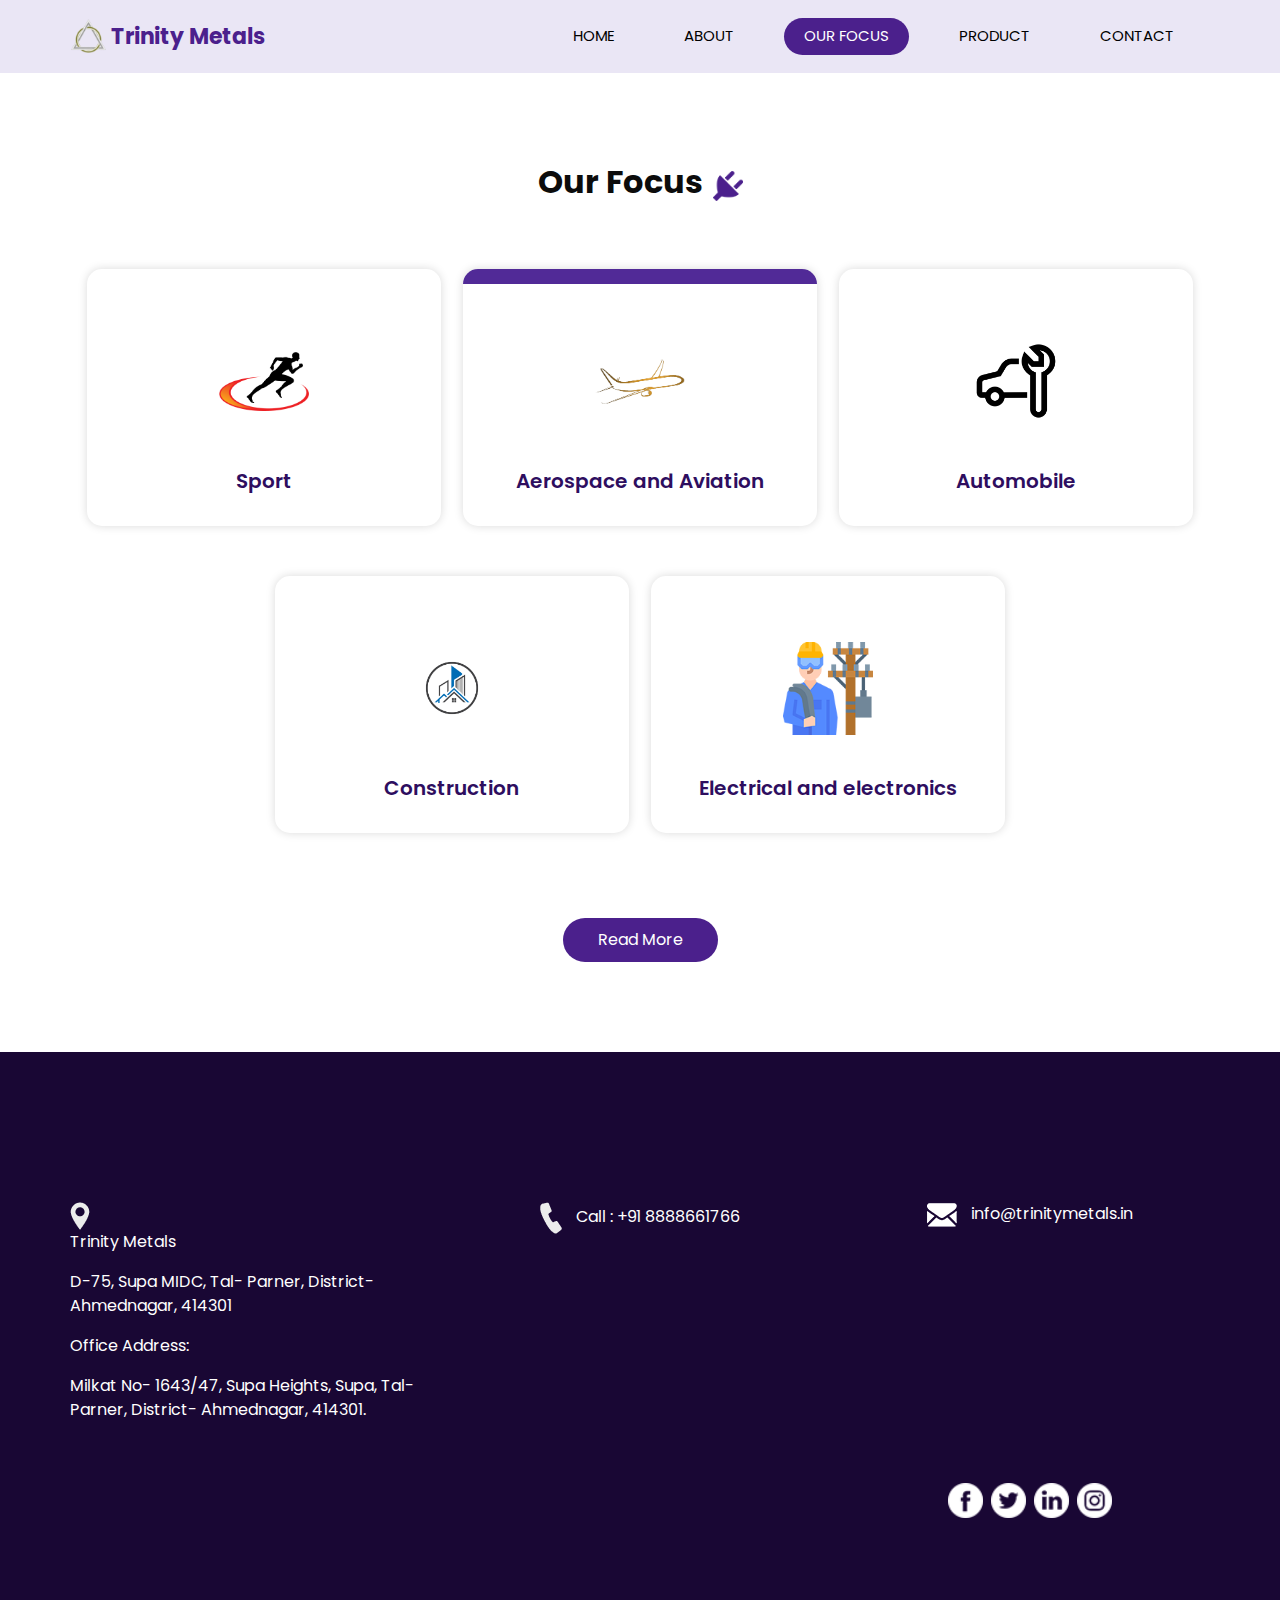
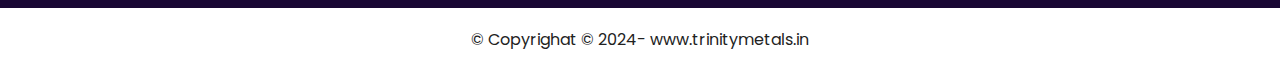
<file: service.html>
<!DOCTYPE html>
<html>

<head>
  <!-- Basic -->
  <meta charset="utf-8" />
  <meta http-equiv="X-UA-Compatible" content="IE=edge" />
  <!-- Mobile Metas -->
  <meta name="viewport" content="width=device-width, initial-scale=1, shrink-to-fit=no" />
  <!-- Site Metas -->
  <meta name="keywords" content="" />
  <meta name="description" content="" />
  <meta name="author" content="" />

  <title>Trinity Metals</title>

  <!-- slider stylesheet -->
  <link rel="stylesheet" type="text/css" href="https://cdnjs.cloudflare.com/ajax/libs/OwlCarousel2/2.1.3/assets/owl.carousel.min.css" />

  <!-- bootstrap core css -->
  <link rel="stylesheet" type="text/css" href="css/bootstrap.css" />

  <!-- fonts style -->
  <link href="https://fonts.googleapis.com/css?family=Poppins:400,600,700&display=swap" rel="stylesheet">
  <!-- Custom styles for this template -->
  <link href="css/style.css" rel="stylesheet" />
  <!-- responsive style -->
  <link href="css/responsive.css" rel="stylesheet" />
</head>

<body class="sub_page">

  <div class="hero_area">
    <!-- header section strats -->
    <header class="header_section">
      <div class="container">
        <nav class="navbar navbar-expand-lg custom_nav-container ">
          <a class="navbar-brand" href="index.html">
            <img src="images/logo.jpg.png" alt="">
            <span>
              Trinity Metals
            </span>
          </a>
          <button class="navbar-toggler" type="button" data-toggle="collapse" data-target="#navbarSupportedContent" aria-controls="navbarSupportedContent" aria-expanded="false" aria-label="Toggle navigation">
            <span class="s-1"> </span>
            <span class="s-2"> </span>
            <span class="s-3"> </span>
          </button>

          <div class="collapse navbar-collapse" id="navbarSupportedContent">
            <div class="d-flex ml-auto flex-column flex-lg-row align-items-center">
              <ul class="navbar-nav  ">
                <li class="nav-item ">
                  <a class="nav-link" href="index.html">Home <span class="sr-only">(current)</span></a>
                </li>
                <li class="nav-item">
                  <a class="nav-link" href="about.html"> About</a>
                </li>
                <li class="nav-item active">
                  <a class="nav-link" href="service.html"> Our Focus
                  </a>
                </li>
                <li class="nav-item">
                  <a class="nav-link" href="blog.html"> Product </a>
                </li>
                <li class="nav-item">
                  <a class="nav-link" href="contact.html">Contact </a>
                </li>
              </ul>
            </div>
          </div>
        </nav>
      </div>
    </header>
    <!-- end header section -->
  </div>


  <!-- service section -->
  <section class="service_section layout_padding">
    <div class="container">
      <div class="heading_container">
        <h2>
          Our Focus
        </h2>
        <img src="images/plug.png" alt="">
      </div>

      <div class="service_container">
        <div class="box">
          <div class="img-box">
            <img src="images/s1.png" class="img1" alt="">
          </div>
          <div class="detail-box">
            <h5>
              Sport
            </h5>
           
          </div>
        </div>
        <div class="box active">
          <div class="img-box">
            <img src="images/s2.png" class="img1" alt="">
          </div>
          <div class="detail-box">
            <h5>
              Aerospace and Aviation
            </h5>
            
          </div>
        </div>
        <div class="box">
          <div class="img-box">
            <img src="images/s3.png" class="img1" alt="">
          </div>
          <div class="detail-box">
            <h5>
              Automobile
            </h5>
           
          </div>
        </div>
        <div class="box ">
          <div class="img-box">
            <img src="images/s4.png" class="img1" alt="">
          </div>
          <div class="detail-box">
            <h5>
              Construction
            </h5>
           
          </div>
        </div>
        <div class="box">
          <div class="img-box">
            <img src="images/s5.png" class="img1" alt="">
          </div>
          <div class="detail-box">
            <h5>
              Electrical and electronics
            </h5>
           
          </div>
        </div>
      </div>
      <div class="btn-box">
        <a href="">
          Read More
        </a>
      </div>
    </div>
  </section>
  <!-- end service section -->


  <!-- info section -->

  <section class="info_section layout_padding">
    <div class="container">
      <div class="info_contact">
        <div class="row">
          <div class="col-md-4">
            <a href="">
              <img src="images/location-white.png" alt="">
              <span>
                <p>Trinity Metals</p>
                <p>D-75, Supa MIDC, Tal- Parner, District- Ahmednagar, 414301</p>
                <p>Office Address:</p>
                <p>Milkat No- 1643/47, Supa Heights, Supa, Tal- Parner,  District- Ahmednagar, 414301.</p>
              </span>
            </a>
          </div>
          <div class="col-md-4">
            <a href="">
              <img src="images/telephone-white.png" alt="">
              <span>
                Call : +91 8888661766
              </span>
            </a>
          </div>
          <div class="col-md-4">
            <a href="">
              <img src="images/envelope-white.png" alt="">
              <span>
                info@trinitymetals.in
              </span>
            </a>
          </div>
        </div>
      </div>
      <div class="row">
        <div class="col-md-8 col-lg-9">
          
        </div>
        <div class="col-md-4 col-lg-3">
          <div class="info_social">
            <div>
              <a href="">
                <img src="images/fb.png" alt="">
              </a>
            </div>
            <div>
              <a href="">
                <img src="images/twitter.png" alt="">
              </a>
            </div>
            <div>
              <a href="">
                <img src="images/linkedin.png" alt="">
              </a>
            </div>
            <div>
              <a href="">
                <img src="images/instagram.png" alt="">
              </a>
            </div>
          </div>
        </div>
      </div>

    </div>
  </section>

  <!-- end info section -->

  <!-- footer section -->
  <footer class="container-fluid footer_section">
    <div class="container">
      <div class="row">
        <div class="col-lg-7 col-md-9 mx-auto">
          <p>
            &copy; Copyrighat © 2024- www.trinitymetals.in
            
          </p>
        </div>
      </div>
    </div>
  </footer>
  <!-- footer section -->


  <script src="js/jquery-3.4.1.min.js"></script>
  <script src="js/bootstrap.js"></script>


</body>

</html>
</file>
<file: css/style.css>
body {
  font-family: "Poppins", sans-serif;
  color: #0c0c0c;
  background-color: #ffffff;
}

.layout_padding {
  padding-top: 90px;
  padding-bottom: 90px;
}

.layout_padding2 {
  padding-top: 45px;
  padding-bottom: 45px;
}

.layout_padding2-top {
  padding-top: 45px;
}

.layout_padding2-bottom {
  padding-bottom: 45px;
}

.layout_padding-top {
  padding-top: 90px;
}

.layout_padding-bottom {
  padding-bottom: 90px;
}

.heading_container {
  display: -webkit-box;
  display: -ms-flexbox;
  display: flex;
  -webkit-box-pack: start;
      -ms-flex-pack: start;
          justify-content: flex-start;
  -webkit-box-align: center;
      -ms-flex-align: center;
          align-items: center;
  text-align: center;
}

.heading_container h2 {
  position: relative;
  font-weight: bold;
  margin-right: 10px;
}

.heading_container img {
  width: 30px;
}

/*header section*/
.hero_area {
  height: 98vh;
  position: relative;
  display: -webkit-box;
  display: -ms-flexbox;
  display: flex;
  -webkit-box-orient: vertical;
  -webkit-box-direction: normal;
      -ms-flex-direction: column;
          flex-direction: column;
  background-color: #eae6f5;
}

.sub_page .hero_area {
  height: auto;
}

.header_section .container {
  padding: 0;
}

.header_section .nav_container {
  margin: 0 auto;
}

.custom_nav-container .navbar-nav .nav-item .nav-link {
  padding: 7px 20px;
  margin: 10px 15px;
  color: #000000;
  text-align: center;
  border-radius: 35px;
  text-transform: uppercase;
  font-size: 15px;
}

.custom_nav-container .navbar-nav .nav-item.active .nav-link, .custom_nav-container .navbar-nav .nav-item:hover .nav-link {
  background-color: #4b208c;
  color: #ffffff;
}

a,
a:hover,
a:focus {
  text-decoration: none;
}

a:hover,
a:focus {
  color: initial;
}

.btn,
.btn:focus {
  outline: none !important;
  -webkit-box-shadow: none;
          box-shadow: none;
}

.custom_nav-container .nav_search-btn {
  background-image: url(../images/search-icon.png);
  background-size: 22px;
  background-repeat: no-repeat;
  background-position-y: 7px;
  width: 35px;
  height: 35px;
  padding: 0;
  border: none;
}

.navbar-brand {
  display: -webkit-box;
  display: -ms-flexbox;
  display: flex;
  -webkit-box-align: center;
      -ms-flex-align: center;
          align-items: center;
}

.navbar-brand img {
  margin-right: 5px;
  width: 35px;
}

.navbar-brand span {
  font-size: 22px;
  font-weight: 700;
  color: #4b208c;
}

.custom_nav-container {
  z-index: 99999;
}

.navbar-expand-lg .navbar-collapse {
  -webkit-box-align: end;
      -ms-flex-align: end;
          align-items: flex-end;
}

.custom_nav-container .navbar-toggler {
  outline: none;
}

.custom_nav-container .navbar-toggler {
  padding: 0;
  width: 37px;
  height: 42px;
}

.custom_nav-container .navbar-toggler span {
  display: block;
  width: 35px;
  height: 4px;
  background-color: #190734;
  margin: 7px 0;
  -webkit-transition: all .3s;
  transition: all .3s;
}

.custom_nav-container .navbar-toggler[aria-expanded="true"] .s-1 {
  -webkit-transform: rotate(45deg);
          transform: rotate(45deg);
  margin: 0;
  margin-bottom: -4px;
}

.custom_nav-container .navbar-toggler[aria-expanded="true"] .s-2 {
  display: none;
}

.custom_nav-container .navbar-toggler[aria-expanded="true"] .s-3 {
  -webkit-transform: rotate(-45deg);
          transform: rotate(-45deg);
  margin: 0;
  margin-top: -4px;
}

.custom_nav-container .navbar-toggler[aria-expanded="false"] .s-1,
.custom_nav-container .navbar-toggler[aria-expanded="false"] .s-2,
.custom_nav-container .navbar-toggler[aria-expanded="false"] .s-3 {
  -webkit-transform: none;
          transform: none;
}

/*end header section*/
/* slider section */
.slider_section {
  -webkit-box-flex: 1;
      -ms-flex: 1;
          flex: 1;
  display: -webkit-box;
  display: -ms-flexbox;
  display: flex;
  -webkit-box-align: center;
      -ms-flex-align: center;
          align-items: center;
  position: relative;
  z-index: 2;
  color: #3b3a3a;
  padding-bottom: 90px;
}

.slider_section .row {
  -webkit-box-align: center;
      -ms-flex-align: center;
          align-items: center;
}

.slider_section .detail_box {
  color: #000000;
}

.slider_section .detail_box h1 {
  text-transform: uppercase;
  font-weight: bold;
}

.slider_section .detail_box p {
  margin-top: 20px;
}

.slider_section .detail_box a {
  display: inline-block;
  padding: 10px 40px;
  background-color: #4b208c;
  color: #ffffff;
  border-radius: 35px;
  margin-top: 35px;
}

.slider_section .detail_box a:hover {
  background-color: #5625a1;
}

.slider_section .img_container {
  border: 7px solid #7b57b2;
  border-radius: 100%;
  overflow: hidden;
}

.slider_section .img_container div#carouselExampleContarols {
  width: 100%;
  position: unset;
}

.slider_section .img_container .img-box img {
  width: 100%;
}

.slider_section .carousel-control-prev,
.slider_section .carousel-control-next {
  top: initial;
  left: initial;
  bottom: 5%;
  right: 10%;
  width: 45px;
  height: 45px;
  border: none;
  border-radius: 100%;
  opacity: 1;
  background-repeat: no-repeat;
  background-size: 8px;
  background-position: center;
}

.slider_section .carousel-control-prev {
  background-image: url(../images/prev.png);
  background-color: #ffffff;
  -webkit-transform: translate(-85px, 30px);
          transform: translate(-85px, 30px);
}

.slider_section .carousel-control-next {
  background-image: url(../images/next.png);
  background-color: #4b208c;
  -webkit-transform: translate(-45px, 0);
          transform: translate(-45px, 0);
}

.service_section {
  text-align: center;
}

.service_section .heading_container {
  -webkit-box-pack: center;
      -ms-flex-pack: center;
          justify-content: center;
}

.service_section .service_container {
  display: -webkit-box;
  display: -ms-flexbox;
  display: flex;
  -webkit-box-pack: center;
      -ms-flex-pack: center;
          justify-content: center;
  padding: 35px 0;
  -ms-flex-wrap: wrap;
      flex-wrap: wrap;
}

.service_section .service_container .box {
  margin: 25px 1%;
  -ms-flex-preferred-size: 31%;
      flex-basis: 31%;
  padding: 35px 25px 25px;
  border-radius: 15px;
  -webkit-box-shadow: 0 0 10px 0 rgba(0, 0, 0, 0.15);
          box-shadow: 0 0 10px 0 rgba(0, 0, 0, 0.15);
  border-top: 15px solid transparent;
  overflow: hidden;
  -webkit-transition: all .1s;
  transition: all .1s;
}

.service_section .service_container .box .img-box {
  display: -webkit-box;
  display: -ms-flexbox;
  display: flex;
  -webkit-box-pack: center;
      -ms-flex-pack: center;
          justify-content: center;
  -webkit-box-align: center;
      -ms-flex-align: center;
          align-items: center;
  height: 125px;
}

.service_section .service_container .box .img-box img {
  width: 90px;
}

.service_section .service_container .box .detail-box {
  margin-top: 25px;
}

.service_section .service_container .box .detail-box h5 {
  color: #2e0e5f;
  font-weight: 600;
  position: relative;
}

.service_section .service_container .box:hover, .service_section .service_container .box.active {
  border-top: 15px solid #512a97;
}

.service_section .btn-box {
  display: -webkit-box;
  display: -ms-flexbox;
  display: flex;
  -webkit-box-pack: center;
      -ms-flex-pack: center;
          justify-content: center;
  margin-top: 25px;
}

.service_section .btn-box a {
  display: inline-block;
  padding: 10px 35px;
  background-color: #4b208c;
  color: #ffffff;
  border-radius: 35px;
}

.service_section .btn-box a:hover {
  background-color: #5625a1;
}

.about_section {
  background-color: #f3f0f6;
}

.about_section .row {
  -webkit-box-align: center;
      -ms-flex-align: center;
          align-items: center;
}

.about_section .img_container {
  display: -webkit-box;
  display: -ms-flexbox;
  display: flex;
  -webkit-box-orient: vertical;
  -webkit-box-direction: normal;
      -ms-flex-direction: column;
          flex-direction: column;
}

.about_section .img_container .img-box {
  border: 5px solid #7b57b2;
  border-radius: 100%;
  overflow: hidden;
}

.about_section .img_container .img-box.b1 {
  width: 70%;
  object-fit: cover;
}

.about_section .img_container .img-box.b2 {
  width: 50%;
  margin-left: auto;
  margin-top: -12%;
  object-fit: cover;
}

.about_section .img_container .img-box img {
  width: 100%;
}

.about_section .detail-box {
  margin-right: 15%;
}

.about_section .detail-box p {
  margin-top: 25px;
}

.about_section .detail-box a {
  display: inline-block;
  padding: 10px 35px;
  background-color: #4b208c;
  color: #ffffff;
  border-radius: 5px;
  margin: 25px 0 45px 0;
}

.about_section .detail-box a:hover {
  background-color: #5625a1;
}

.blog_section .heading_container {
  -webkit-box-pack: center;
      -ms-flex-pack: center;
          justify-content: center;
}

.blog_section .heading_container h2::before {
  background-color: #ffffff;
}

.blog_section .box {
  margin-top: 55px;
  background-color: #ffffff;
  -webkit-box-shadow: 0 0 10px 0 rgba(0, 0, 0, 0.15);
          box-shadow: 0 0 10px 0 rgba(0, 0, 0, 0.15);
}

.blog_section .box .img-box {
  position: relative;
  
}

.blog_section .box .img-box img {
  width: 60%;
  margin-left: 20%;
  border-radius: 5%;
}

.blog_section .box .detail-box {
  padding: 25px 25px 15px;
}

.blog_section .box .detail-box h5 {
  font-weight: bold;
}

.contact_section {
  position: relative;
}

.contact_section form {
  margin-top: 45px;
  padding-right: 35px;
}

.contact_section input {
  width: 100%;
  border: none;
  height: 50px;
  margin-bottom: 25px;
  padding-left: 25px;
  background-color: transparent;
  outline: none;
  color: #101010;
  -webkit-box-shadow: 0px 2px 5px 0px rgba(0, 0, 0, 0.16);
  box-shadow: 0px 2px 5px 0px rgba(0, 0, 0, 0.16);
}

.contact_section input::-webkit-input-placeholder {
  color: #737272;
}

.contact_section input:-ms-input-placeholder {
  color: #737272;
}

.contact_section input::-ms-input-placeholder {
  color: #737272;
}

.contact_section input::placeholder {
  color: #737272;
}

.contact_section input.message-box {
  height: 120px;
}

.contact_section button {
  border: none;
  display: inline-block;
  padding: 12px 45px;
  background-color: #4b208c;
  color: #ffffff;
  border-radius: 0px;
  margin-top: 35px;
}

.contact_section button:hover {
  background-color: #5625a1;
}

.contact_section .map_container {
  height: 100%;
  min-height: 325px;
}

.contact_section .map_container .map-responsive {
  height: 100%;
}

.footer_bg {
  background-image: url(../images/footer-bg.png);
  background-size: cover;
  background-position: top;
}

/* info section */
.info_section {
  background-color: #190734;
  color: #ffffff;
}

.info_section h6 {
  font-weight: bold;
}

.info_section .info_contact {
  margin-top: 60px;
  margin-bottom: 45px;
}

.info_section .info_contact .col-md-4 {
  display: -webkit-box;
  display: -ms-flexbox;
  display: flex;
  -webkit-box-pack: center;
      -ms-flex-pack: center;
          justify-content: center;
}

.info_section .info_contact a {
  color: #ffffff;
}

.info_section .info_contact img {
  max-width: 100%;
  margin-right: 10px;
}

.info_section .info_form {
  margin: 0 auto;
  margin-bottom: 45px;
}

.info_section .info_form h4 {
  text-transform: uppercase;
  text-align: center;
  margin-bottom: 20px;
}

.info_section .info_form form {
  display: -webkit-box;
  display: -ms-flexbox;
  display: flex;
  -webkit-box-align: center;
      -ms-flex-align: center;
          align-items: center;
}

.info_section .info_form form input {
  background-color: #ffffff;
  border: none;
  -webkit-box-flex: 2.5;
      -ms-flex: 2.5;
          flex: 2.5;
  outline: none;
  color: #000000;
  min-height: 42.4px;
  padding-left: 15px;
}

.info_section .info_form form input ::-webkit-input-placeholder {
  color: #ffffff;
  opacity: 0.2;
}

.info_section .info_form form input :-ms-input-placeholder {
  color: #ffffff;
  opacity: 0.2;
}

.info_section .info_form form input ::-ms-input-placeholder {
  color: #ffffff;
  opacity: 0.2;
}

.info_section .info_form form input ::placeholder {
  color: #ffffff;
  opacity: 0.2;
}

.info_section .info_form form button {
  -webkit-box-flex: 1;
      -ms-flex: 1;
          flex: 1;
  border: none;
  display: inline-block;
  padding: 10px 30px;
  background-color: #4b208c;
  color: #ffffff;
  border-radius: 0;
  font-size: 15px;
  text-transform: uppercase;
}

.info_section .info_form form button:hover {
  background-color: #5625a1;
}

.info_section .box {
  display: -webkit-box;
  display: -ms-flexbox;
  display: flex;
}

.info_section .info_social {
  display: -webkit-box;
  display: -ms-flexbox;
  display: flex;
}

.info_section .info_social img {
  width: 35px;
  margin-right: 8px;
}

/* end info section */
/* footer section*/
.footer_section {
  display: -webkit-box;
  display: -ms-flexbox;
  display: flex;
  -webkit-box-pack: center;
      -ms-flex-pack: center;
          justify-content: center;
  position: relative;
}

.footer_section p {
  color: #222222;
  margin: 0 auto;
  text-align: center;
  padding: 20px;
}

.footer_section p a {
  color: #222222;
}
/*# sourceMappingURL=style.css.map */
</file>
<file: css/responsive.css>
@media (max-width: 1120px) {}

@media (max-width: 992px) {

  .hero_area {
    height: auto;
  }

  .header_section {
    padding-top: 10px;
  }

  #navbarSupportedContent {
    margin-top: 25px;
  }

  .slider_section {

    padding-top: 75px;
    padding-bottom: 150px;

  }

  .about_section .img-box {
    margin: 0 5%;
  }

  .about_section .detail-box {
    margin-right: 5%;
  }

  .service_section .service_container .box {
    -ms-flex-preferred-size: 48%;
    flex-basis: 48%;
  }

  .about_section .img_container .img-box.b2 {
    margin-top: -5%;
  }

}

@media (max-width: 768px) {


  .slider_section .detail_box {
    text-align: center;
  }

  .slider_section .img_content {
    margin-top: 55px;
  }

  .contact_section .map_container {
    margin-top: 45px;
  }

  .info_section .info_contact a {
    margin-bottom: 15px;
  }

  .info_section .info_social {
    justify-content: center;
  }

  .service_section .service_container .box {
    flex-basis: 98%;
  }

  .contact_section form {
    padding-right: 0;
  }

  .info_section .info_contact a {
    text-align: center;
  }
}

@media (max-width: 576px) {
  .about_section .img_container .img-box.b1 {
    width: 80%;
  }

  .about_section .img_container .img-box.b2 {
    width: 55%;
  }

  .info_section .info_form form {
    flex-direction: column;
  }

  .info_section .info_form form input {
    width: 100%;
  }

  .info_section .info_form form button {
    margin-top: 15px;
    padding: 10px 40px;
  }
}

@media (max-width: 480px) {}

@media (max-width: 420px) {

  .slider_section .carousel-control-prev,
  .slider_section .carousel-control-next {
    right: 0;
  }
}

@media (max-width: 360px) {}

@media (min-width: 1200px) {
  .container {
    max-width: 1170px;
  }
}
</file>
